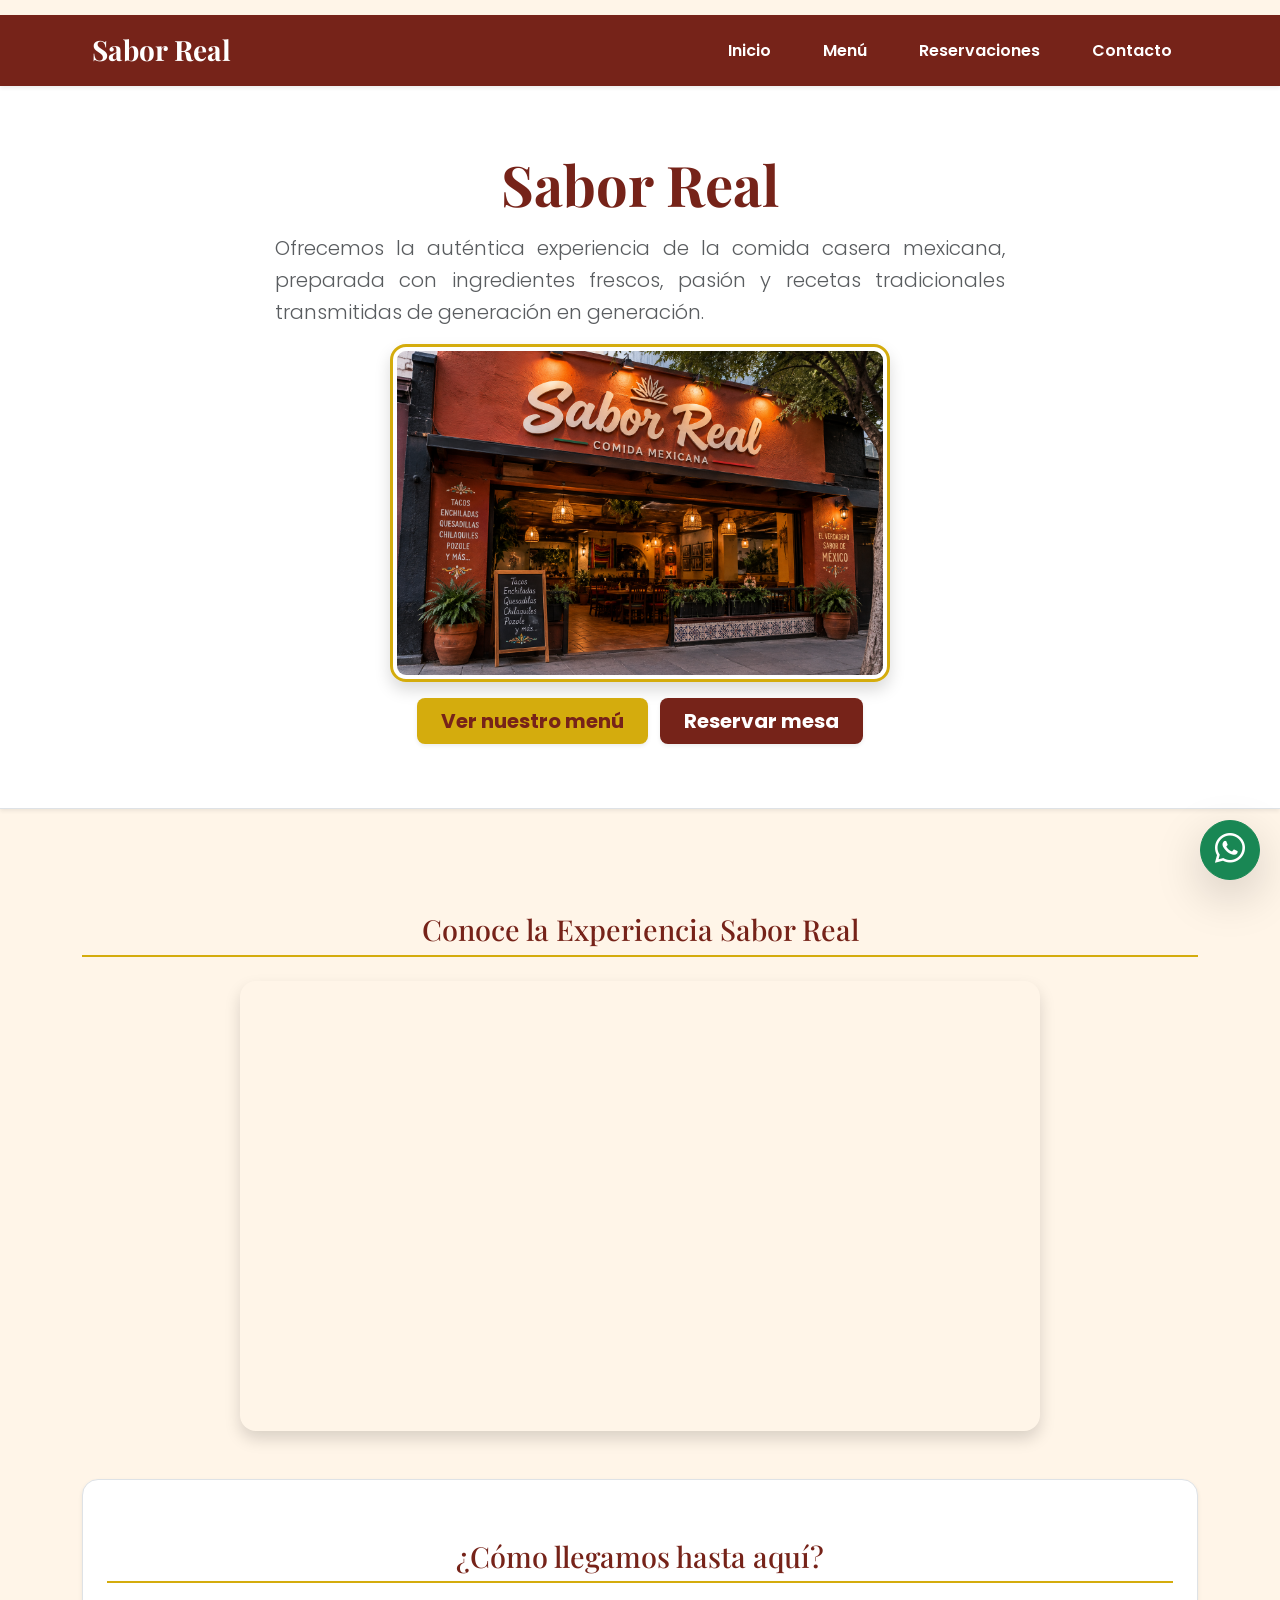
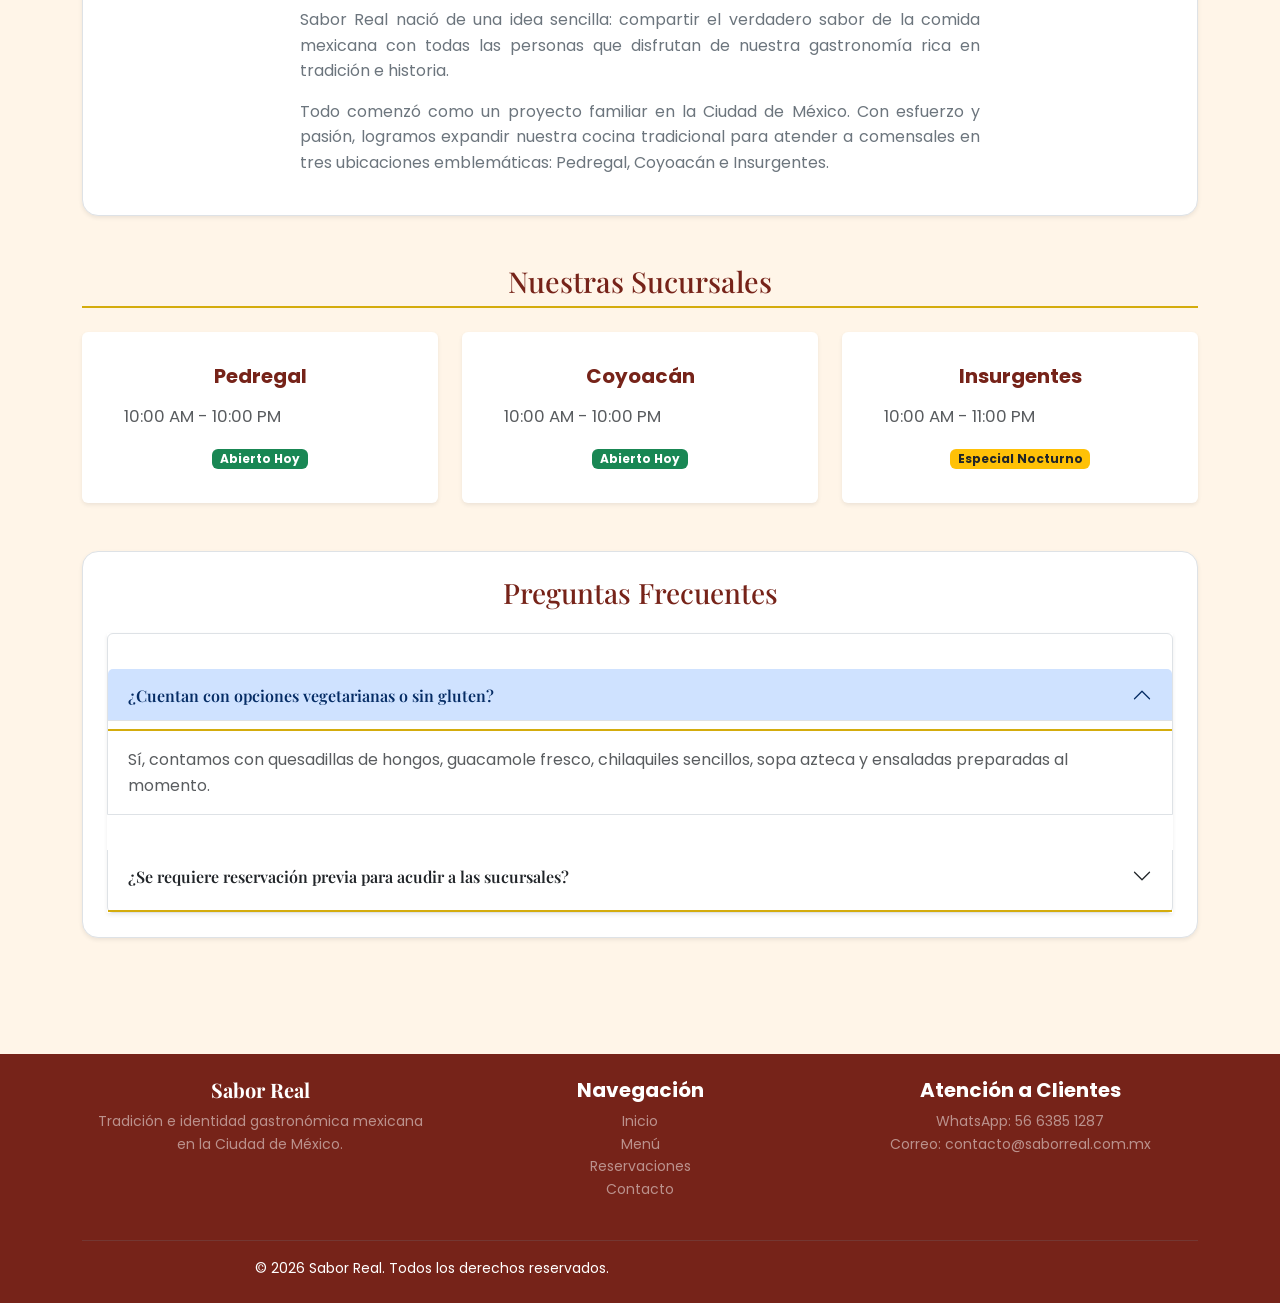
<file: index.html>
<!DOCTYPE html>
<html lang="es">
<head>
    <meta charset="UTF-8">
    <meta name="viewport" content="width=device-width, initial-scale=1.0">
    <title>Sabor Real | Comida Tradicional Mexicana en CDMX</title>
    <meta name="description" content="Disfruta del auténtico sabor casero mexicano en Sabor Real. Tacos, chilaquiles y pozole en nuestras sucursales Pedregal, Coyoacán e Insurgentes.">
    
    <link rel="preconnect" href="https://fonts.googleapis.com">
    <link rel="preconnect" href="https://fonts.gstatic.com" crossorigin>
    <link href="https://fonts.googleapis.com/css2?family=Playfair+Display:wght@700&family=Poppins:wght@400;600&display=swap" rel="stylesheet">
    
    <link href="https://cdn.jsdelivr.net/npm/bootstrap@5.3.3/dist/css/bootstrap.min.css" rel="stylesheet">
    <!-- Bootstrap Icons -->
    <link rel="stylesheet" href="https://cdn.jsdelivr.net/npm/bootstrap-icons@1.11.3/font/bootstrap-icons.min.css">
    <link rel="stylesheet" href="styles.css">
</head>
<body>

    <nav class="navbar navbar-expand-lg sticky-top shadow-sm" style="background-color: #762319;">
        <div class="container">
            <a class="navbar-brand text-white fw-bold fs-3" style="font-family: 'Playfair Display', serif;" href="index.html">Sabor Real</a>
            <button class="navbar-toggler text-white bg-light" type="button" data-bs-toggle="collapse" data-bs-target="#navbarNav">
                <span class="navbar-toggler-icon"></span>
            </button>
            <div class="collapse navbar-collapse" id="navbarNav">
                <ul class="navbar-nav ms-auto">
                    <li class="nav-item"><a class="nav-link text-white fw-semibold px-3 active" href="index.html">Inicio</a></li>
                    <li class="nav-item"><a class="nav-link text-white fw-semibold px-3" href="menu.html">Menú</a></li>
                    <li class="nav-item"><a class="nav-link text-white fw-semibold px-3" href="reservaciones.html">Reservaciones</a></li>
                    <li class="nav-item"><a class="nav-link text-white fw-semibold px-3" href="contacto.html">Contacto</a></li>
                </ul>
            </div>
        </div>
    </nav>

    <header class="text-center py-5 bg-white border-bottom shadow-sm">
        <div class="container py-3">
            <h1 class="display-4 fw-bold" style="color: #762319; font-family: 'Playfair Display', serif;">Sabor Real</h1>
            <p class="lead mx-auto text-muted fs-5" style="max-width: 750px;">
                Ofrecemos la auténtica experiencia de la comida casera mexicana, preparada con ingredientes frescos, pasión y recetas tradicionales transmitidas de generación en generación.
            </p>
            
            <img src="imagen.png" alt="Comida mexicana tradicional en Sabor Real" class="img-fluid rounded-4 shadow my-3" style="max-width: 500px; border: 3px solid #D4AC0D;">

            <div class="mt-3">
                <a href="menu.html" class="btn btn-warning btn-lg fw-bold px-4 py-2 me-2 shadow-sm" style="background-color: #D4AC0D; border: none; color: #762319;">Ver nuestro menú</a>
                <a href="reservaciones.html" class="btn btn-danger btn-lg fw-bold px-4 py-2 shadow-sm" style="background-color: #762319; border: none;">Reservar mesa</a>
            </div>
        </div>
    </header>

    <main class="container my-5">
        <!-- VIDEO PROMOCIONAL YOUTUBE -->
        <section class="mb-5 text-center">
            <h2 class="mb-3" style="color: #762319; font-family: 'Playfair Display', serif;">Conoce la Experiencia Sabor Real</h2>
            <div class="ratio ratio-16x9 rounded-4 shadow overflow-hidden mx-auto my-4" style="max-width: 800px;">
                <iframe 
                    src="https://www.youtube.com/embed/5nUP8xOIdXw" 
                    title="Gastronomía Tradicional Mexicana - Sabor Real" 
                    allow="accelerometer; autoplay; clipboard-write; encrypted-media; gyroscope; picture-in-picture" 
                    allowfullscreen>
                </iframe>
            </div>
        </section>

        <section class="mb-5 p-4 rounded-4 bg-white shadow-sm border">
            <h2 class="text-center mb-4" style="color: #762319; font-family: 'Playfair Display', serif;">¿Cómo llegamos hasta aquí?</h2>
            <p class="fs-6 text-secondary">Sabor Real nació de una idea sencilla: compartir el verdadero sabor de la comida mexicana con todas las personas que disfrutan de nuestra gastronomía rica en tradición e historia.</p>
            <p class="fs-6 text-secondary">Todo comenzó como un proyecto familiar en la Ciudad de México. Con esfuerzo y pasión, logramos expandir nuestra cocina tradicional para atender a comensales en tres ubicaciones emblemáticas: Pedregal, Coyoacán e Insurgentes.</p>
        </section>

        <section class="my-5">
            <h2 class="text-center mb-4" style="color: #762319; font-family: 'Playfair Display', serif;">Nuestras Sucursales</h2>
            <div class="row g-4">
                <div class="col-md-4">
                    <div class="card h-100 shadow-sm border-0 text-center p-3">
                        <div class="card-body">
                            <h5 class="card-title fw-bold" style="color: #762319;">Pedregal</h5>
                            <p class="card-text text-muted">10:00 AM - 10:00 PM</p>
                            <span class="badge bg-success">Abierto Hoy</span>
                        </div>
                    </div>
                </div>
                <div class="col-md-4">
                    <div class="card h-100 shadow-sm border-0 text-center p-3">
                        <div class="card-body">
                            <h5 class="card-title fw-bold" style="color: #762319;">Coyoacán</h5>
                            <p class="card-text text-muted">10:00 AM - 10:00 PM</p>
                            <span class="badge bg-success">Abierto Hoy</span>
                        </div>
                    </div>
                </div>
                <div class="col-md-4">
                    <div class="card h-100 shadow-sm border-0 text-center p-3">
                        <div class="card-body">
                            <h5 class="card-title fw-bold" style="color: #762319;">Insurgentes</h5>
                            <p class="card-text text-muted">10:00 AM - 11:00 PM</p>
                            <span class="badge bg-warning text-dark">Especial Nocturno</span>
                        </div>
                    </div>
                </div>
            </div>
        </section>

        <section class="my-5 p-4 bg-white rounded-4 shadow-sm border">
            <h3 class="text-center mb-4" style="color: #762319; font-family: 'Playfair Display', serif;">Preguntas Frecuentes</h3>
            <div class="accordion shadow-sm" id="accordionSaborReal">
                <div class="accordion-item">
                    <h2 class="accordion-header">
                        <button class="accordion-button fw-semibold" type="button" data-bs-toggle="collapse" data-bs-target="#faq1">
                            ¿Cuentan con opciones vegetarianas o sin gluten?
                        </button>
                    </h2>
                    <div id="faq1" class="accordion-collapse collapse show" data-bs-parent="#accordionSaborReal">
                        <div class="accordion-body text-muted">
                            Sí, contamos con quesadillas de hongos, guacamole fresco, chilaquiles sencillos, sopa azteca y ensaladas preparadas al momento.
                        </div>
                    </div>
                </div>
                <div class="accordion-item">
                    <h2 class="accordion-header">
                        <button class="accordion-button collapsed fw-semibold" type="button" data-bs-toggle="collapse" data-bs-target="#faq2">
                            ¿Se requiere reservación previa para acudir a las sucursales?
                        </button>
                    </h2>
                    <div id="faq2" class="accordion-collapse collapse" data-bs-parent="#accordionSaborReal">
                        <div class="accordion-body text-muted">
                            No es obligatorio, pero es altamente recomendable durante los fines de semana a través de nuestra sección de reservaciones online.
                        </div>
                    </div>
                </div>
            </div>
        </section>
    </main>

    <footer class="text-white py-4" style="background-color: #762319;">
        <div class="container">
            <div class="row g-4">
                <div class="col-md-4">
                    <h5 class="fw-bold" style="font-family: 'Playfair Display', serif;">Sabor Real</h5>
                    <p class="small text-white-50">Tradición e identidad gastronómica mexicana en la Ciudad de México.</p>
                </div>
                <div class="col-md-4">
                    <h5 class="fw-bold">Navegación</h5>
                    <ul class="list-unstyled small">
                        <li><a href="index.html" class="text-white-50 text-decoration-none">Inicio</a></li>
                        <li><a href="menu.html" class="text-white-50 text-decoration-none">Menú</a></li>
                        <li><a href="reservaciones.html" class="text-white-50 text-decoration-none">Reservaciones</a></li>
                        <li><a href="contacto.html" class="text-white-50 text-decoration-none">Contacto</a></li>
                    </ul>
                </div>
                <div class="col-md-4">
                    <h5 class="fw-bold">Atención a Clientes</h5>
                    <p class="small text-white-50 m-0">WhatsApp: 56 6385 1287</p>
                    <p class="small text-white-50">Correo: contacto@saborreal.com.mx</p>
                </div>
            </div>
            <hr class="border-secondary mt-4">
            <p class="text-center small m-0">&copy; 2026 Sabor Real. Todos los derechos reservados.</p>
        </div>
    </footer>

    <!-- BOTÓN FLOTANTE DE WHATSAPP CON TU NÚMERO -->
    <a href="https://wa.me/525663851287?text=%C2%A1Hola%20Sabor%20Real!%20Me%20gustar%C3%ADa%20pedir%20informes%20sobre%20el%20men%C3%BA%20del%20d%C3%ADa%2C%20hacer%20un%20pedido%20o%20consultar%20disponibilidad%20de%20mesa." 
       target="_blank" 
       class="btn btn-success rounded-circle shadow-lg d-flex align-items-center justify-content-center" 
       style="position: fixed; bottom: 20px; right: 20px; width: 60px; height: 60px; z-index: 1000; font-size: 30px;"
       title="Contáctanos por WhatsApp">
        <i class="bi bi-whatsapp"></i>
    </a>

    <script src="https://cdn.jsdelivr.net/npm/bootstrap@5.3.3/dist/js/bootstrap.bundle.min.js"></script>
</body>
</html>
</file>
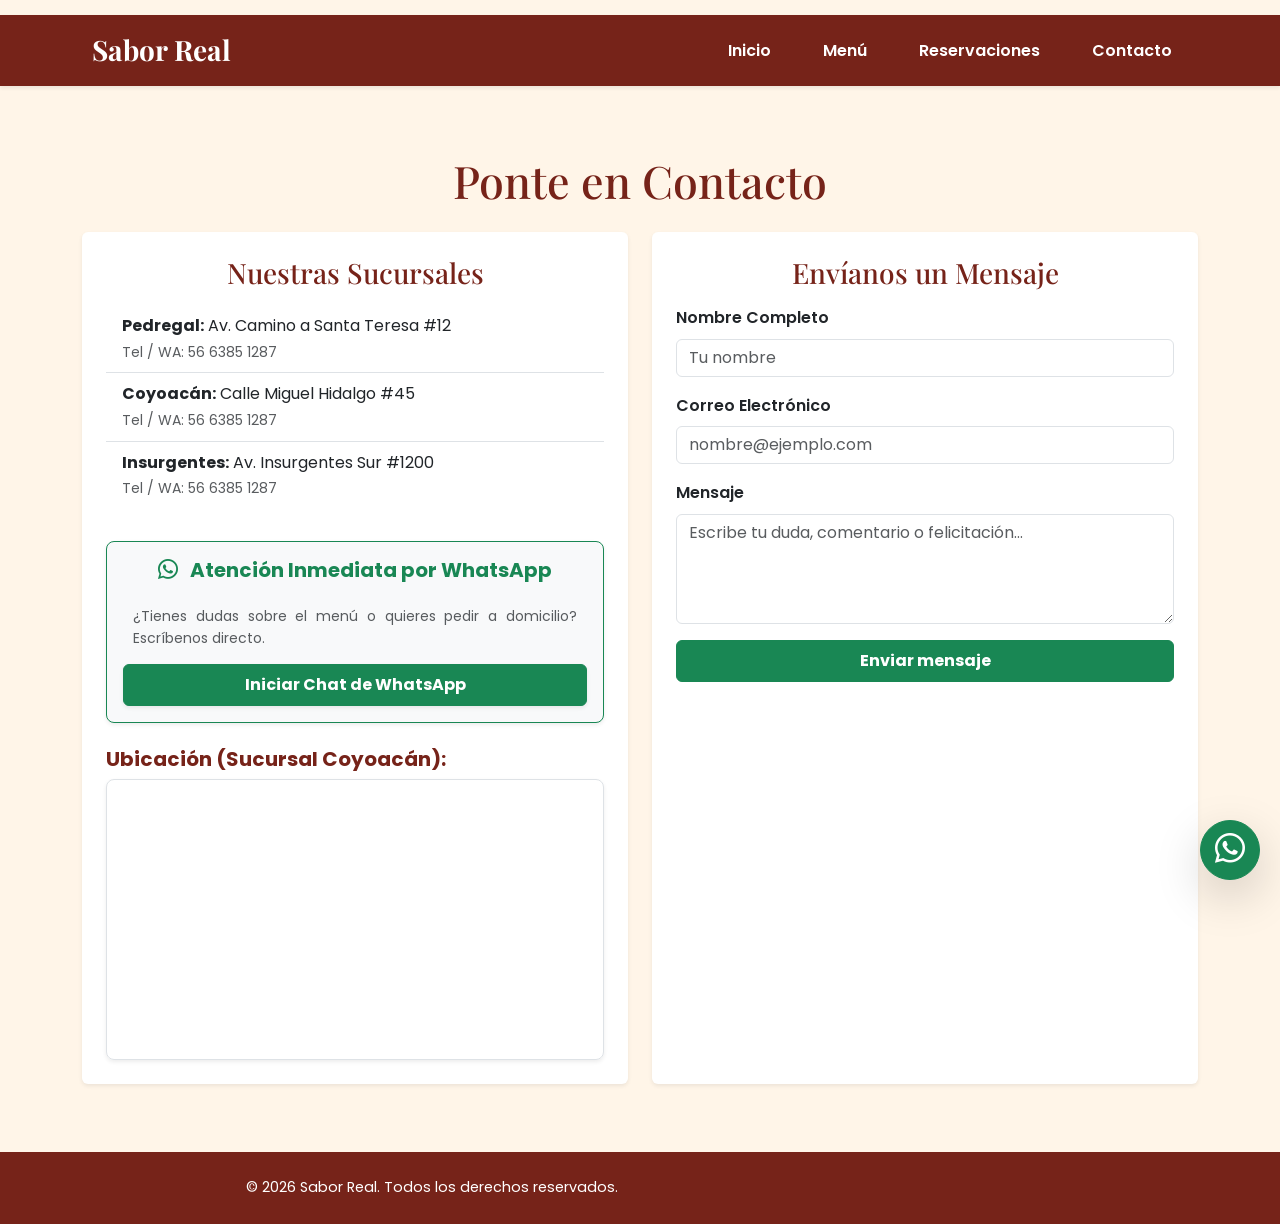
<file: contacto.html>
<!DOCTYPE html>
<html lang="es">
<head>
    <meta charset="UTF-8">
    <meta name="viewport" content="width=device-width, initial-scale=1.0">
    <title>Contacto y Sucursales | Restaurante Sabor Real</title>
    <meta name="description" content="Encuentra la ubicación, teléfonos y horarios de Sabor Real en Pedregal, Coyoacán e Insurgentes. Envíanos tus comentarios o dudas.">
    
    <link rel="preconnect" href="https://fonts.googleapis.com">
    <link rel="preconnect" href="https://fonts.gstatic.com" crossorigin>
    <link href="https://fonts.googleapis.com/css2?family=Playfair+Display:wght@700&family=Poppins:wght@400;600&display=swap" rel="stylesheet">
    
    <link href="https://cdn.jsdelivr.net/npm/bootstrap@5.3.3/dist/css/bootstrap.min.css" rel="stylesheet">
    <!-- Bootstrap Icons -->
    <link rel="stylesheet" href="https://cdn.jsdelivr.net/npm/bootstrap-icons@1.11.3/font/bootstrap-icons.min.css">
    <link rel="stylesheet" href="styles.css">
</head>
<body>

    <nav class="navbar navbar-expand-lg sticky-top shadow-sm" style="background-color: #762319;">
        <div class="container">
            <a class="navbar-brand text-white fw-bold fs-3" style="font-family: 'Playfair Display', serif;" href="index.html">Sabor Real</a>
            <button class="navbar-toggler text-white bg-light" type="button" data-bs-toggle="collapse" data-bs-target="#navbarNav">
                <span class="navbar-toggler-icon"></span>
            </button>
            <div class="collapse navbar-collapse" id="navbarNav">
                <ul class="navbar-nav ms-auto">
                    <li class="nav-item"><a class="nav-link text-white fw-semibold px-3" href="index.html">Inicio</a></li>
                    <li class="nav-item"><a class="nav-link text-white fw-semibold px-3" href="menu.html">Menú</a></li>
                    <li class="nav-item"><a class="nav-link text-white fw-semibold px-3" href="reservaciones.html">Reservaciones</a></li>
                    <li class="nav-item"><a class="nav-link text-white fw-semibold px-3 active" href="contacto.html">Contacto</a></li>
                </ul>
            </div>
        </div>
    </nav>

    <main class="container my-5">
        <h1 class="text-center mb-4" style="color: #762319; font-family: 'Playfair Display', serif;">Ponte en Contacto</h1>

        <div class="row g-4">
            <div class="col-md-6">
                <div class="card shadow-sm border-0 p-4 h-100">
                    <h3 class="mb-3" style="color: #762319;">Nuestras Sucursales</h3>
                    <ul class="list-group list-group-flush mb-3">
                        <li class="list-group-item"><strong>Pedregal:</strong> Av. Camino a Santa Teresa #12 <br><small class="text-muted">Tel / WA: 56 6385 1287</small></li>
                        <li class="list-group-item"><strong>Coyoacán:</strong> Calle Miguel Hidalgo #45 <br><small class="text-muted">Tel / WA: 56 6385 1287</small></li>
                        <li class="list-group-item"><strong>Insurgentes:</strong> Av. Insurgentes Sur #1200 <br><small class="text-muted">Tel / WA: 56 6385 1287</small></li>
                    </ul>

                    <!-- TARJETA DIRECTA WHATSAPP BUSINESS -->
                    <div class="card p-3 my-3 text-center border-success bg-light shadow-sm rounded-3">
                        <h5 class="fw-bold text-success"><i class="bi bi-whatsapp me-2"></i> Atención Inmediata por WhatsApp</h5>
                        <p class="small text-muted">¿Tienes dudas sobre el menú o quieres pedir a domicilio? Escríbenos directo.</p>
                        <a href="https://wa.me/525663851287?text=%C2%A1Hola%20Sabor%20Real!%20Me%20gustar%C3%ADa%20pedir%20informes%20sobre%20el%20men%C3%BA%20del%20d%C3%ADa%2C%20hacer%20un%20pedido%20o%20consultar%20disponibilidad%20de%20mesa." 
                           target="_blank" 
                           class="btn btn-success fw-bold py-2 shadow-sm">
                            Iniciar Chat de WhatsApp
                        </a>
                    </div>

                    <!-- MAPA GOOGLE MAPS -->
                    <h5 class="fw-bold mt-2" style="color: #762319;">Ubicación (Sucursal Coyoacán):</h5>
                    <div class="ratio ratio-16x9 rounded-3 shadow-sm border">
                        <iframe 
                            src="https://www.google.com/maps/embed?pb=!1m18!1m12!1m3!1d3764.789123!2d-99.163123!3d19.349123!2m3!1f0!2f0!3f0!3m2!1i1024!2i768!4f13.1!3m3!1m2!1s0x85ce0026db000000%3A0x123456789!2sCoyoac%C3%A1n%2C%20CDMX!5e0!3m2!1ses-419!2smx!4v1700000000000" 
                            style="border:0;" 
                            allowfullscreen="" 
                            loading="lazy" 
                            referrerpolicy="no-referrer-when-downgrade">
                        </iframe>
                    </div>
                </div>
            </div>

            <div class="col-md-6">
                <div class="card shadow-sm border-0 p-4 h-100">
                    <h3 class="mb-3" style="color: #762319;">Envíanos un Mensaje</h3>
                    
                    <!-- FORMULARIO CONECTADO A FORMSPREE -->
                    <form action="https://formspree.io/f/mvkkqlzl" method="POST">
                        
                        <!-- Copias ocultas para los demás integrantes del equipo -->
                        <input type="hidden" name="_cc" value="s.cabrera010@ebc.edu.mx,ai.romero002@ebc.edu.mx,m.quintana001@ebc.edu.mx">

                        <div class="mb-3">
                            <label for="nombre-contacto" class="form-label fw-semibold">Nombre Completo</label>
                            <input type="text" name="nombre" class="form-control" id="nombre-contacto" placeholder="Tu nombre" required>
                        </div>
                        <div class="mb-3">
                            <label for="email-contacto" class="form-label fw-semibold">Correo Electrónico</label>
                            <input type="email" name="email" class="form-control" id="email-contacto" placeholder="nombre@ejemplo.com" required>
                        </div>
                        <div class="mb-3">
                            <label for="mensaje" class="form-label fw-semibold">Mensaje</label>
                            <textarea name="mensaje" class="form-control" id="mensaje" rows="4" placeholder="Escribe tu duda, comentario o felicitación..." required></textarea>
                        </div>
                        <button type="submit" class="btn btn-success w-100 fw-bold py-2">Enviar mensaje</button>
                    </form>
                </div>
            </div>
        </div>
    </main>

    <footer class="text-white py-4" style="background-color: #762319;">
        <div class="container text-center">
            <p class="m-0">&copy; 2026 Sabor Real. Todos los derechos reservados.</p>
        </div>
    </footer>

    <!-- BOTÓN FLOTANTE DE WHATSAPP -->
    <a href="https://wa.me/525663851287?text=%C2%A1Hola%20Sabor%20Real!%20Me%20gustar%C3%ADa%20pedir%20informes%20sobre%20el%20men%C3%BA%20del%20d%C3%ADa%2C%20hacer%20un%20pedido%20o%20consultar%20disponibilidad%20de%20mesa." 
       target="_blank" 
       class="btn btn-success rounded-circle shadow-lg d-flex align-items-center justify-content-center" 
       style="position: fixed; bottom: 20px; right: 20px; width: 60px; height: 60px; z-index: 1000; font-size: 30px;"
       title="Contáctanos por WhatsApp">
        <i class="bi bi-whatsapp"></i>
    </a>

    <script src="https://cdn.jsdelivr.net/npm/bootstrap@5.3.3/dist/js/bootstrap.bundle.min.js"></script>
</body>
</html>
</file>
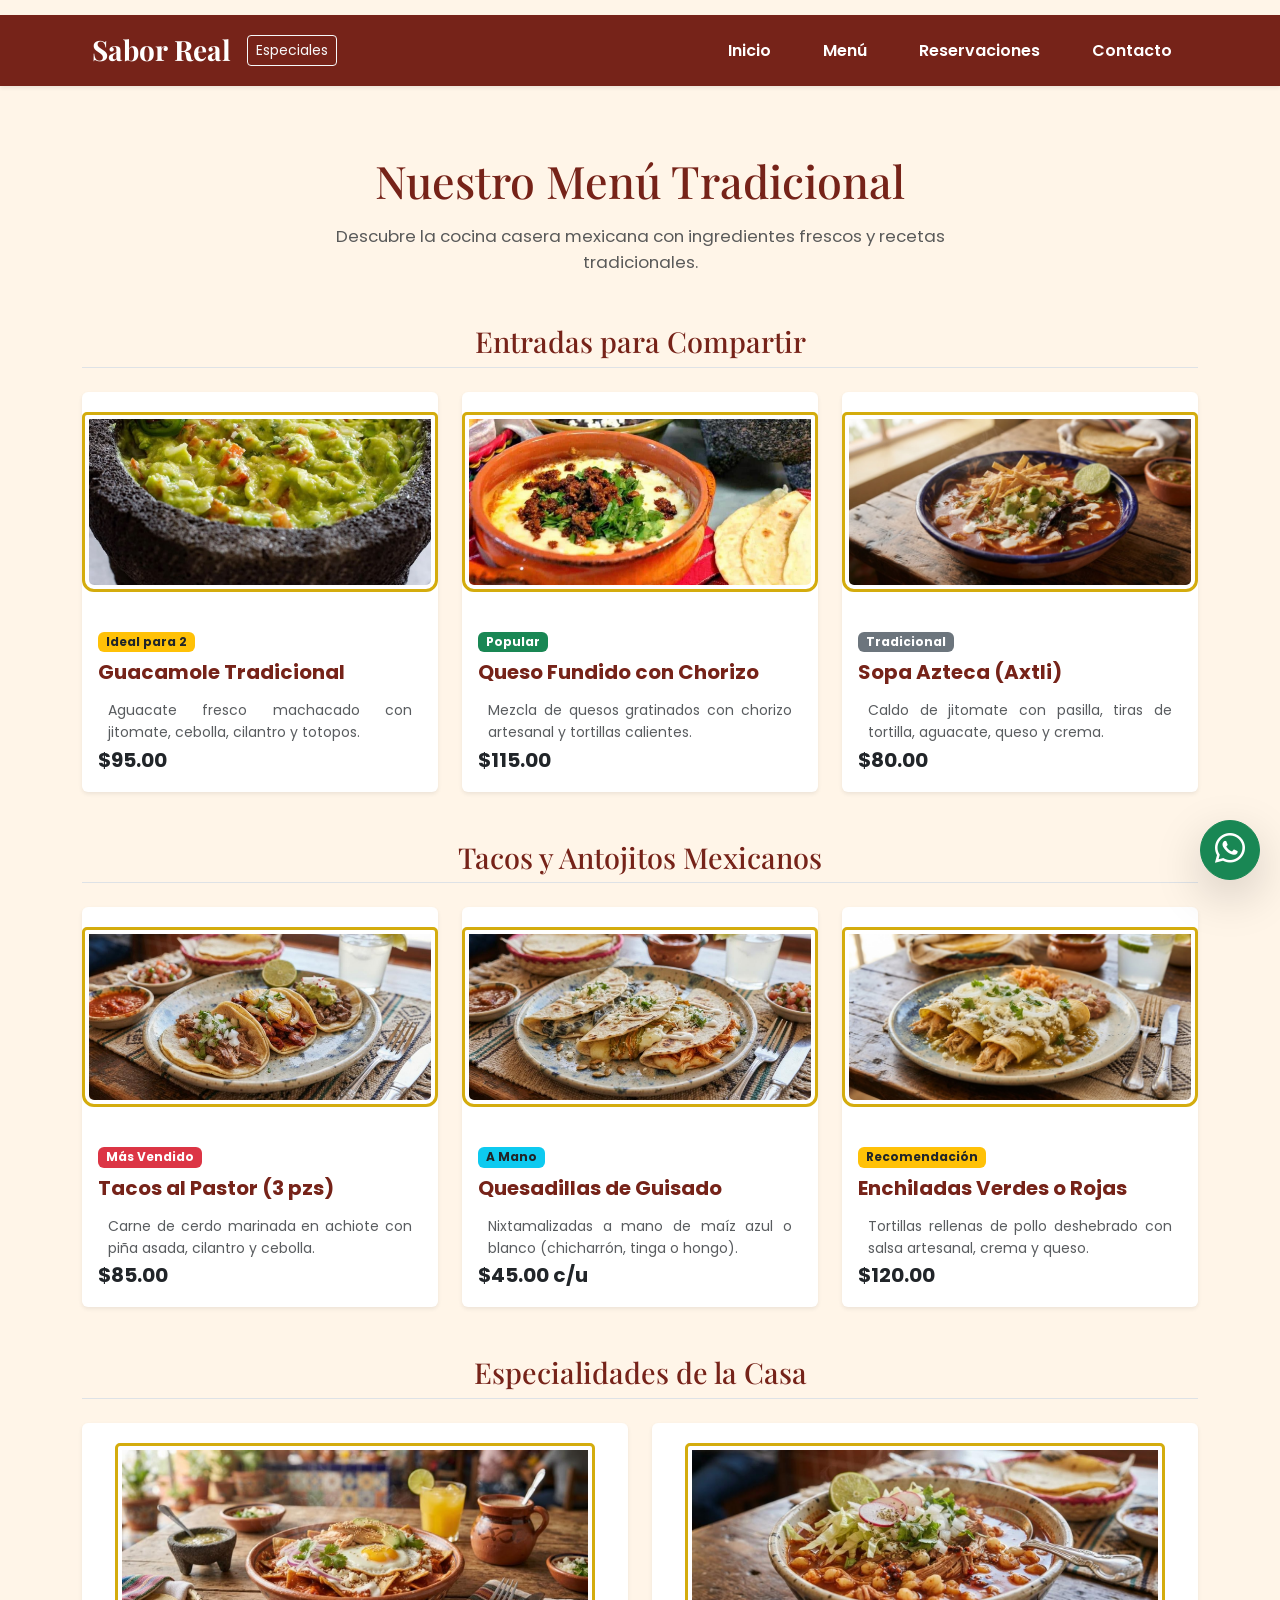
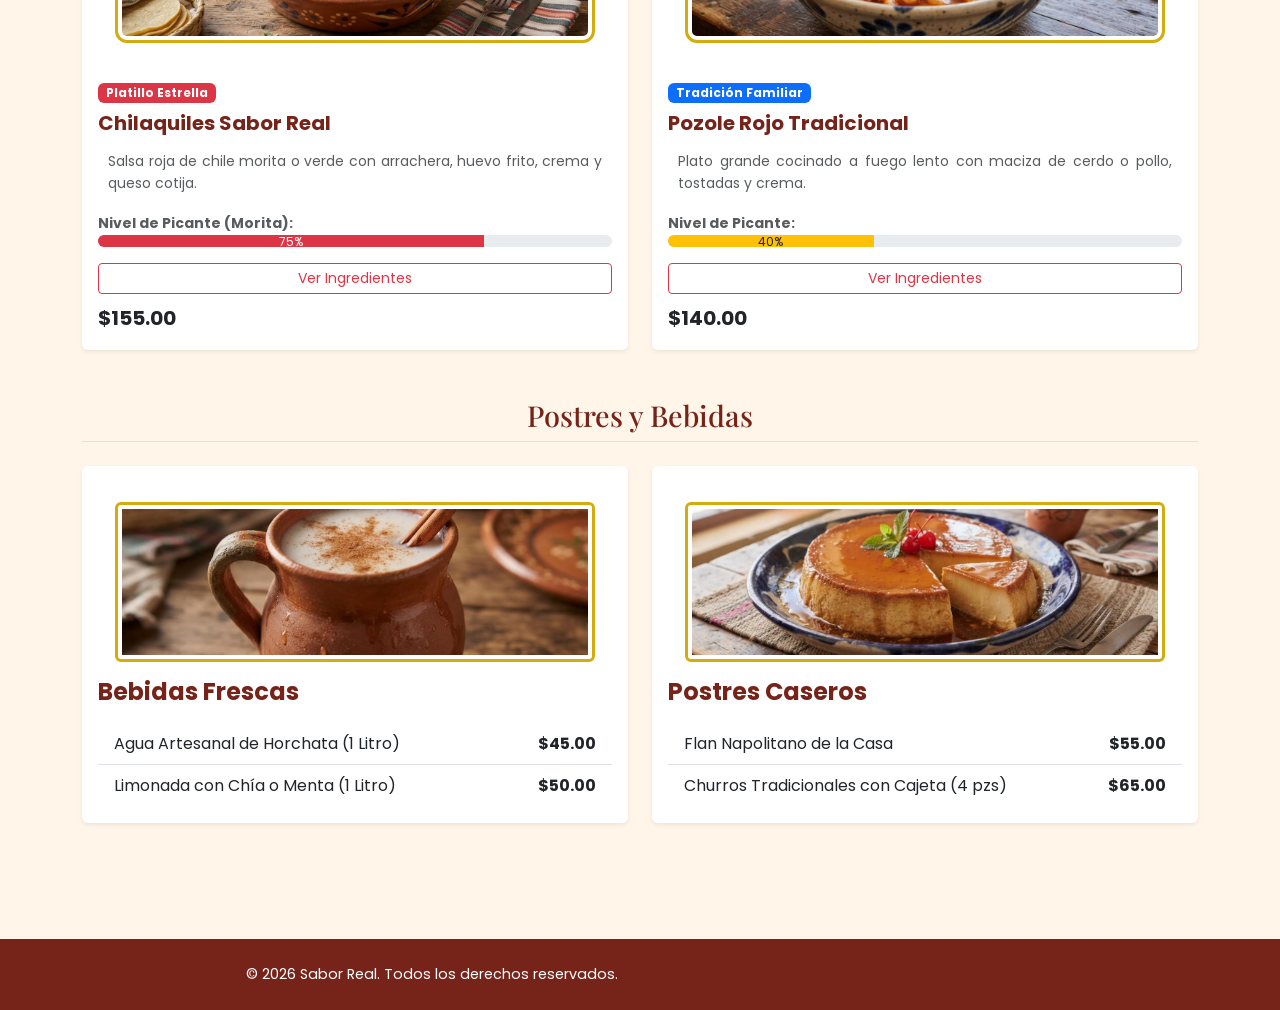
<file: menu.html>
<!DOCTYPE html>
<html lang="es">
<head>
    <meta charset="UTF-8">
    <meta name="viewport" content="width=device-width, initial-scale=1.0">
    <title>Menú Tradicional y Precios | Restaurante Sabor Real</title>
    <meta name="description" content="Explora nuestro menú de comida mexicana: antojitos, especialidades, enchiladas, postres caseros y bebidas tradicionales al mejor precio.">
    
    <link rel="preconnect" href="https://fonts.googleapis.com">
    <link rel="preconnect" href="https://fonts.gstatic.com" crossorigin>
    <link href="https://fonts.googleapis.com/css2?family=Playfair+Display:wght@700&family=Poppins:wght@400;600&display=swap" rel="stylesheet">
    
    <link href="https://cdn.jsdelivr.net/npm/bootstrap@5.3.3/dist/css/bootstrap.min.css" rel="stylesheet">
    <!-- Bootstrap Icons -->
    <link rel="stylesheet" href="https://cdn.jsdelivr.net/npm/bootstrap-icons@1.11.3/font/bootstrap-icons.min.css">
    <link rel="stylesheet" href="styles.css">
</head>
<body>

    <nav class="navbar navbar-expand-lg sticky-top shadow-sm" style="background-color: #762319;">
        <div class="container">
            <a class="navbar-brand text-white fw-bold fs-3" style="font-family: 'Playfair Display', serif;" href="index.html">Sabor Real</a>
            
            <div class="d-flex align-items-center">
                <button class="btn btn-outline-light me-2 btn-sm" type="button" data-bs-toggle="offcanvas" data-bs-target="#offcanvasMenu">
                    Especiales
                </button>
                <button class="navbar-toggler text-white bg-light" type="button" data-bs-toggle="collapse" data-bs-target="#navbarNav">
                    <span class="navbar-toggler-icon"></span>
                </button>
            </div>

            <div class="collapse navbar-collapse" id="navbarNav">
                <ul class="navbar-nav ms-auto">
                    <li class="nav-item"><a class="nav-link text-white fw-semibold px-3" href="index.html">Inicio</a></li>
                    <li class="nav-item"><a class="nav-link text-white fw-semibold px-3 active" href="menu.html">Menú</a></li>
                    <li class="nav-item"><a class="nav-link text-white fw-semibold px-3" href="reservaciones.html">Reservaciones</a></li>
                    <li class="nav-item"><a class="nav-link text-white fw-semibold px-3" href="contacto.html">Contacto</a></li>
                </ul>
            </div>
        </div>
    </nav>

    <div class="offcanvas offcanvas-end" tabindex="-1" id="offcanvasMenu">
        <div class="offcanvas-header" style="background-color: #762319; color: white;">
            <h5 class="offcanvas-title fw-bold">Especiales del Mes</h5>
            <button type="button" class="btn-close btn-close-white" data-bs-dismiss="offcanvas"></button>
        </div>
        <div class="offcanvas-body">
            <p class="text-muted">¡Aprovecha nuestras promociones activas en sucursal!</p>
            <div class="alert alert-warning">
                <strong>2x1 en Aguas Frescas</strong> de lunes a miércoles de 1:00 PM a 4:00 PM.
            </div>
            <hr>
            <h6>Recomendación del Chef:</h6>
            <p>Prueba nuestro <strong>Pozole Rojo Tradicional</strong> acompañado de tostadas artesanales.</p>
        </div>
    </div>

    <main class="container my-5">
        <h1 class="text-center mb-2" style="color: #762319; font-family: 'Playfair Display', serif;">Nuestro Menú Tradicional</h1>
        <p class="text-center text-muted mb-5">Descubre la cocina casera mexicana con ingredientes frescos y recetas tradicionales.</p>

        <section class="mb-5">
            <h2 class="mb-4 border-bottom pb-2" style="color: #762319; font-family: 'Playfair Display', serif;">Entradas para Compartir</h2>
            <div class="row g-4">
                <div class="col-md-4">
                    <div class="card h-100 shadow-sm border-0 overflow-hidden">
                        <img src="guacamole.jpeg" class="card-img-top" alt="Guacamole" style="height: 180px; object-fit: cover;">
                        <div class="card-body d-flex flex-column justify-content-between">
                            <div>
                                <span class="badge bg-warning text-dark mb-2">Ideal para 2</span>
                                <h5 class="card-title fw-bold" style="color: #762319;">Guacamole Tradicional</h5>
                                <p class="card-text text-muted small">Aguacate fresco machacado con jitomate, cebolla, cilantro y totopos.</p>
                            </div>
                            <span class="fw-bold fs-5 text-dark">$95.00</span>
                        </div>
                    </div>
                </div>
                <div class="col-md-4">
                    <div class="card h-100 shadow-sm border-0 overflow-hidden">
                        <img src="Queso.jpeg" class="card-img-top" alt="Queso Fundido" style="height: 180px; object-fit: cover;">
                        <div class="card-body d-flex flex-column justify-content-between">
                            <div>
                                <span class="badge bg-success mb-2">Popular</span>
                                <h5 class="card-title fw-bold" style="color: #762319;">Queso Fundido con Chorizo</h5>
                                <p class="card-text text-muted small">Mezcla de quesos gratinados con chorizo artesanal y tortillas calientes.</p>
                            </div>
                            <span class="fw-bold fs-5 text-dark">$115.00</span>
                        </div>
                    </div>
                </div>
                <div class="col-md-4">
                    <div class="card h-100 shadow-sm border-0 overflow-hidden">
                        <img src="sopa.jpeg" class="card-img-top" alt="Sopa Azteca" style="height: 180px; object-fit: cover;">
                        <div class="card-body d-flex flex-column justify-content-between">
                            <div>
                                <span class="badge bg-secondary mb-2">Tradicional</span>
                                <h5 class="card-title fw-bold" style="color: #762319;">Sopa Azteca (Axtli)</h5>
                                <p class="card-text text-muted small">Caldo de jitomate con pasilla, tiras de tortilla, aguacate, queso y crema.</p>
                            </div>
                            <span class="fw-bold fs-5 text-dark">$80.00</span>
                        </div>
                    </div>
                </div>
            </div>
        </section>

        <section class="mb-5">
            <h2 class="mb-4 border-bottom pb-2" style="color: #762319; font-family: 'Playfair Display', serif;">Tacos y Antojitos Mexicanos</h2>
            <div class="row g-4">
                <div class="col-md-4">
                    <div class="card h-100 shadow-sm border-0 overflow-hidden">
                        <img src="tacos.jpeg" class="card-img-top" alt="Tacos al Pastor" style="height: 180px; object-fit: cover;">
                        <div class="card-body d-flex flex-column justify-content-between">
                            <div>
                                <span class="badge bg-danger mb-2">Más Vendido</span>
                                <h5 class="card-title fw-bold" style="color: #762319;">Tacos al Pastor (3 pzs)</h5>
                                <p class="card-text text-muted small">Carne de cerdo marinada en achiote con piña asada, cilantro y cebolla.</p>
                            </div>
                            <span class="fw-bold fs-5 text-dark">$85.00</span>
                        </div>
                    </div>
                </div>
                <div class="col-md-4">
                    <div class="card h-100 shadow-sm border-0 overflow-hidden">
                        <img src="quesadillas.jpeg" class="card-img-top" alt="Quesadillas" style="height: 180px; object-fit: cover;">
                        <div class="card-body d-flex flex-column justify-content-between">
                            <div>
                                <span class="badge bg-info text-dark mb-2">A Mano</span>
                                <h5 class="card-title fw-bold" style="color: #762319;">Quesadillas de Guisado</h5>
                                <p class="card-text text-muted small">Nixtamalizadas a mano de maíz azul o blanco (chicharrón, tinga o hongo).</p>
                            </div>
                            <span class="fw-bold fs-5 text-dark">$45.00 c/u</span>
                        </div>
                    </div>
                </div>
                <div class="col-md-4">
                    <div class="card h-100 shadow-sm border-0 overflow-hidden">
                        <img src="enchiladas.jpeg" class="card-img-top" alt="Enchiladas Verdes" style="height: 180px; object-fit: cover;">
                        <div class="card-body d-flex flex-column justify-content-between">
                            <div>
                                <span class="badge bg-warning text-dark mb-2">Recomendación</span>
                                <h5 class="card-title fw-bold" style="color: #762319;">Enchiladas Verdes o Rojas</h5>
                                <p class="card-text text-muted small">Tortillas rellenas de pollo deshebrado con salsa artesanal, crema y queso.</p>
                            </div>
                            <span class="fw-bold fs-5 text-dark">$120.00</span>
                        </div>
                    </div>
                </div>
            </div>
        </section>

        <section class="mb-5">
            <h2 class="mb-4 border-bottom pb-2" style="color: #762319; font-family: 'Playfair Display', serif;">Especialidades de la Casa</h2>
            <div class="row g-4">
                <div class="col-md-6">
                    <div class="card h-100 shadow-sm border-0 overflow-hidden">
                        <img src="chilaquiles.jpeg" class="card-img-top" alt="Chilaquiles" style="height: 200px; object-fit: cover;">
                        <div class="card-body">
                            <span class="badge bg-danger mb-2">Platillo Estrella</span>
                            <h5 class="card-title fw-bold" style="color: #762319;">Chilaquiles Sabor Real</h5>
                            <p class="card-text text-muted small">Salsa roja de chile morita o verde con arrachera, huevo frito, crema y queso cotija.</p>
                            
                            <div class="my-2">
                                <small class="text-muted fw-bold">Nivel de Picante (Morita):</small>
                                <div class="progress" style="height: 12px;">
                                    <div class="progress-bar bg-danger" role="progressbar" style="width: 75%;">75%</div>
                                </div>
                            </div>

                            <button type="button" class="btn btn-outline-danger btn-sm mt-2 w-100" data-bs-toggle="modal" data-bs-target="#modalChilaquiles">
                                Ver Ingredientes
                            </button>
                            <div class="mt-2 fw-bold fs-5 text-dark">$155.00</div>
                        </div>
                    </div>
                </div>

                <div class="col-md-6">
                    <div class="card h-100 shadow-sm border-0 overflow-hidden">
                        <img src="pozole.jpeg" class="card-img-top" alt="Pozole Rojo" style="height: 200px; object-fit: cover;">
                        <div class="card-body">
                            <span class="badge bg-primary mb-2">Tradición Familiar</span>
                            <h5 class="card-title fw-bold" style="color: #762319;">Pozole Rojo Tradicional</h5>
                            <p class="card-text text-muted small">Plato grande cocinado a fuego lento con maciza de cerdo o pollo, tostadas y crema.</p>
                            
                            <div class="my-2">
                                <small class="text-muted fw-bold">Nivel de Picante:</small>
                                <div class="progress" style="height: 12px;">
                                    <div class="progress-bar bg-warning text-dark" role="progressbar" style="width: 40%;">40%</div>
                                </div>
                            </div>

                            <button type="button" class="btn btn-outline-danger btn-sm mt-2 w-100" data-bs-toggle="modal" data-bs-target="#modalPozole">
                                Ver Ingredientes
                            </button>
                            <div class="mt-2 fw-bold fs-5 text-dark">$140.00</div>
                        </div>
                    </div>
                </div>
            </div>
        </section>

        <section class="mb-5">
            <h2 class="mb-4 border-bottom pb-2" style="color: #762319; font-family: 'Playfair Display', serif;">Postres y Bebidas</h2>
            <div class="row g-4">
                <div class="col-md-6">
                    <div class="card h-100 shadow-sm border-0 p-3 overflow-hidden">
                        <img src="aguahorchata.jpeg" class="card-img-top rounded mb-3" alt="Agua de Horchata" style="height: 160px; object-fit: cover;">
                        <h4 class="fw-bold mb-3" style="color: #762319;">Bebidas Frescas</h4>
                        <ul class="list-group list-group-flush">
                            <li class="list-group-item d-flex justify-content-between align-items-center">
                                Agua Artesanal de Horchata (1 Litro)
                                <span class="fw-bold text-dark">$45.00</span>
                            </li>
                            <li class="list-group-item d-flex justify-content-between align-items-center">
                                Limonada con Chía o Menta (1 Litro)
                                <span class="fw-bold text-dark">$50.00</span>
                            </li>
                        </ul>
                    </div>
                </div>
                <div class="col-md-6">
                    <div class="card h-100 shadow-sm border-0 p-3 overflow-hidden">
                        <img src="flan.jpeg" class="card-img-top rounded mb-3" alt="Flan Napolitano" style="height: 160px; object-fit: cover;">
                        <h4 class="fw-bold mb-3" style="color: #762319;">Postres Caseros</h4>
                        <ul class="list-group list-group-flush">
                            <li class="list-group-item d-flex justify-content-between align-items-center">
                                Flan Napolitano de la Casa
                                <span class="fw-bold text-dark">$55.00</span>
                            </li>
                            <li class="list-group-item d-flex justify-content-between align-items-center">
                                Churros Tradicionales con Cajeta (4 pzs)
                                <span class="fw-bold text-dark">$65.00</span>
                            </li>
                        </ul>
                    </div>
                </div>
            </div>
        </section>
    </main>

    <div class="modal fade" id="modalChilaquiles" tabindex="-1">
        <div class="modal-dialog">
            <div class="modal-content">
                <div class="modal-header" style="background-color: #762319; color: white;">
                    <h5 class="modal-title">Detalle: Chilaquiles Sabor Real</h5>
                    <button type="button" class="btn-close btn-close-white" data-bs-dismiss="modal"></button>
                </div>
                <div class="modal-body">
                    <p><strong>Ingredientes principales:</strong> Totopos de maíz azul nixtamalizado, salsa de chile morita tostado, 120g de arrachera de res a la parrilla, huevo estrellado u orgánico, crema de rancho y queso cotija añejado.</p>
                </div>
            </div>
        </div>
    </div>

    <div class="modal fade" id="modalPozole" tabindex="-1">
        <div class="modal-dialog">
            <div class="modal-content">
                <div class="modal-header" style="background-color: #762319; color: white;">
                    <h5 class="modal-title">Detalle: Pozole Rojo Tradicional</h5>
                    <button type="button" class="btn-close btn-close-white" data-bs-dismiss="modal"></button>
                </div>
                <div class="modal-body">
                    <p><strong>Ingredientes principales:</strong> Maíz cacahuazintle descabezado, caldo con chile ancho y guajillo, maciza de cerdo o pechuga de pollo. Se sirve acompañado de tostadas doradas, crema fresca, lechuga, rábanos y orégano.</p>
                </div>
            </div>
        </div>
    </div>

    <footer class="text-white py-4" style="background-color: #762319;">
        <div class="container text-center">
            <p class="m-0">&copy; 2026 Sabor Real. Todos los derechos reservados.</p>
        </div>
    </footer>

    <!-- BOTÓN FLOTANTE DE WHATSAPP CON TU NÚMERO -->
    <a href="https://wa.me/525663851287?text=%C2%A1Hola%20Sabor%20Real!%20Me%20gustar%C3%ADa%20pedir%20informes%20sobre%20el%20men%C3%BA%20del%20d%C3%ADa%2C%20hacer%20un%20pedido%20o%20consultar%20disponibilidad%20de%20mesa." 
       target="_blank" 
       class="btn btn-success rounded-circle shadow-lg d-flex align-items-center justify-content-center" 
       style="position: fixed; bottom: 20px; right: 20px; width: 60px; height: 60px; z-index: 1000; font-size: 30px;"
       title="Contáctanos por WhatsApp">
        <i class="bi bi-whatsapp"></i>
    </a>

    <script src="https://cdn.jsdelivr.net/npm/bootstrap@5.3.3/dist/js/bootstrap.bundle.min.js"></script>
</body>
</html>
</file>
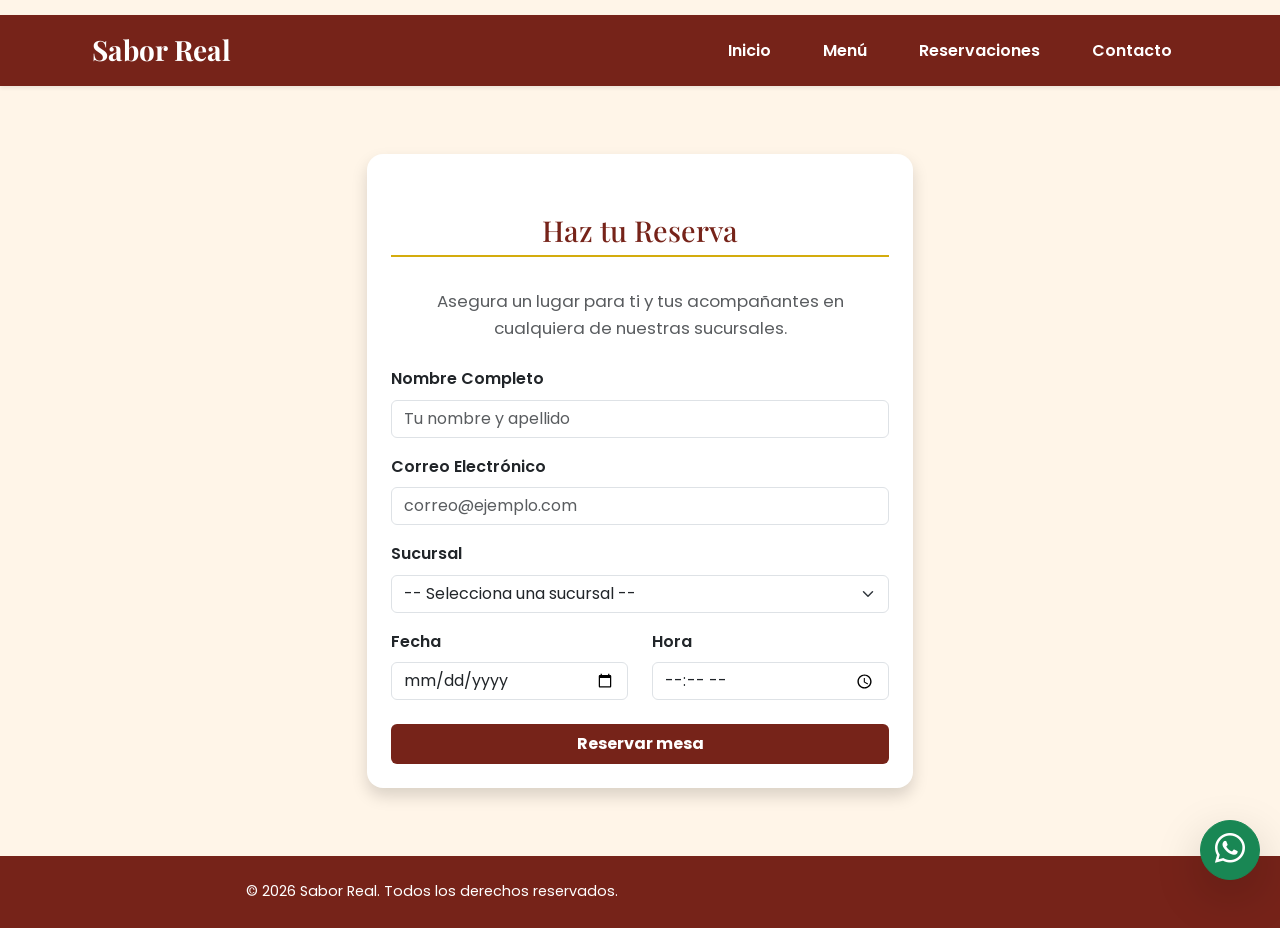
<file: reservaciones.html>
<!DOCTYPE html>
<html lang="es">
<head>
    <meta charset="UTF-8">
    <meta name="viewport" content="width=device-width, initial-scale=1.0">
    <title>Reserva tu Mesa Online | Sabor Real CDMX</title>
    <meta name="description" content="Asegura tu lugar en Sabor Real. Reserva en línea en nuestras sucursales Pedregal, Coyoacán o Insurgentes para tus comidas y eventos.">
    
    <link rel="preconnect" href="https://fonts.googleapis.com">
    <link rel="preconnect" href="https://fonts.gstatic.com" crossorigin>
    <link href="https://fonts.googleapis.com/css2?family=Playfair+Display:wght@700&family=Poppins:wght@400;600&display=swap" rel="stylesheet">
    
    <link href="https://cdn.jsdelivr.net/npm/bootstrap@5.3.3/dist/css/bootstrap.min.css" rel="stylesheet">
    <!-- Bootstrap Icons -->
    <link rel="stylesheet" href="https://cdn.jsdelivr.net/npm/bootstrap-icons@1.11.3/font/bootstrap-icons.min.css">
    <link rel="stylesheet" href="styles.css">
</head>
<body>

    <nav class="navbar navbar-expand-lg sticky-top shadow-sm" style="background-color: #762319;">
        <div class="container">
            <a class="navbar-brand text-white fw-bold fs-3" style="font-family: 'Playfair Display', serif;" href="index.html">Sabor Real</a>
            <button class="navbar-toggler text-white bg-light" type="button" data-bs-toggle="collapse" data-bs-target="#navbarNav">
                <span class="navbar-toggler-icon"></span>
            </button>
            <div class="collapse navbar-collapse" id="navbarNav">
                <ul class="navbar-nav ms-auto">
                    <li class="nav-item"><a class="nav-link text-white fw-semibold px-3" href="index.html">Inicio</a></li>
                    <li class="nav-item"><a class="nav-link text-white fw-semibold px-3" href="menu.html">Menú</a></li>
                    <li class="nav-item"><a class="nav-link text-white fw-semibold px-3 active" href="reservaciones.html">Reservaciones</a></li>
                    <li class="nav-item"><a class="nav-link text-white fw-semibold px-3" href="contacto.html">Contacto</a></li>
                </ul>
            </div>
        </div>
    </nav>

    <main class="container my-5">
        <div class="row justify-content-center">
            <div class="col-md-8 col-lg-6">
                <div class="card shadow border-0 p-4 rounded-4">
                    <h2 class="text-center mb-3" style="color: #762319; font-family: 'Playfair Display', serif;">Haz tu Reserva</h2>
                    <p class="text-center text-muted mb-4">Asegura un lugar para ti y tus acompañantes en cualquiera de nuestras sucursales.</p>

                    <form id="form-reserva">
                        <div class="mb-3">
                            <label for="nombre" class="form-label fw-semibold">Nombre Completo</label>
                            <input type="text" class="form-control" id="nombre" placeholder="Tu nombre y apellido" required>
                        </div>
                        <div class="mb-3">
                            <label for="email" class="form-label fw-semibold">Correo Electrónico</label>
                            <input type="email" class="form-control" id="email" placeholder="correo@ejemplo.com" required>
                        </div>
                        <div class="mb-3">
                            <label for="sucursal" class="form-label fw-semibold">Sucursal</label>
                            <select class="form-select" id="sucursal" required>
                                <option value="">-- Selecciona una sucursal --</option>
                                <option value="Pedregal">Pedregal</option>
                                <option value="Coyoacán">Coyoacán</option>
                                <option value="Insurgentes">Insurgentes</option>
                            </select>
                        </div>
                        
                        <div class="row">
                            <div class="col-md-6 mb-3">
                                <label for="fecha" class="form-label fw-semibold">Fecha</label>
                                <input type="date" class="form-control" id="fecha" required>
                            </div>
                            <div class="col-md-6 mb-3">
                                <label for="hora" class="form-label fw-semibold">Hora</label>
                                <input type="time" class="form-control" id="hora" required>
                            </div>
                        </div>

                        <button type="submit" class="btn btn-primary w-100 fw-bold py-2 mt-2" style="background-color: #762319; border: none;">Reservar mesa</button>
                    </form>
                </div>
            </div>
        </div>
    </main>

    <footer class="text-white py-4" style="background-color: #762319;">
        <div class="container text-center">
            <p class="m-0">&copy; 2026 Sabor Real. Todos los derechos reservados.</p>
        </div>
    </footer>

    <!-- BOTÓN FLOTANTE DE WHATSAPP CON TU NÚMERO -->
    <a href="https://wa.me/525663851287?text=%C2%A1Hola%20Sabor%20Real!%20Me%20gustar%C3%ADa%20pedir%20informes%20sobre%20el%20men%C3%BA%20del%20d%C3%ADa%2C%20hacer%20un%20pedido%20o%20consultar%20disponibilidad%20de%20mesa." 
       target="_blank" 
       class="btn btn-success rounded-circle shadow-lg d-flex align-items-center justify-content-center" 
       style="position: fixed; bottom: 20px; right: 20px; width: 60px; height: 60px; z-index: 1000; font-size: 30px;"
       title="Contáctanos por WhatsApp">
        <i class="bi bi-whatsapp"></i>
    </a>

    <script>
        document.addEventListener('DOMContentLoaded', function() {
            const formReserva = document.getElementById('form-reserva');
            
            formReserva.addEventListener('submit', function(e) {
                e.preventDefault();
                
                const nombre = document.getElementById('nombre').value;
                const sucursal = document.getElementById('sucursal').value;
                const fecha = document.getElementById('fecha').value;
                const hora = document.getElementById('hora').value;
                
                alert('¡Reserva Confirmada en Sabor Real!\n\nEstimado/a ' + nombre + ',\ntu mesa en la sucursal ' + sucursal + ' ha sido reservada con éxito para el día ' + fecha + ' a las ' + hora + ' hrs.\n\n¡Te esperamos!');
                
                formReserva.reset();
            });
        });
    </script>
    <script src="https://cdn.jsdelivr.net/npm/bootstrap@5.3.3/dist/js/bootstrap.bundle.min.js"></script>
</body>
</html>
</file>
<file: styles.css>
/* --- CONFIGURACIÓN GENERAL Y FUENTES --- */
body {
    font-family: 'Poppins', sans-serif;
    background-color: #FFF5E8;
    color: #762319;
    margin: 0;
    padding: 0;
    line-height: 1.6;
}

/* --- JERARQUÍA Y ESTILOS DE TÍTULOS --- */
h1, h2, h3 {
    font-family: 'Playfair Display', serif;
    color: #762319;
    text-align: center;
}

h1 {
    font-size: 2.8rem;
    margin-bottom: 10px;
}

h2 {
    font-size: 1.8rem;      
    border-bottom: 2px solid #D4AC0D;
    padding-bottom: 8px;
    margin-top: 35px;
    margin-bottom: 20px;
}

/* --- ESTILOS DEL HEADER (ENCABEZADO) --- */
header {
    background-color: #FFFFFF;
    padding: 35px 20px;
    margin-bottom: 25px;
    border-bottom: 4px solid #762319;
    text-align: center;
}

/* --- ESTILOS DE TEXTO Y PÁRRAFOS --- */
p {
    font-size: 1.05rem;
    max-width: 700px;
    margin: 15px auto;
    text-align: justify;
    padding: 0 10px;
}

.intro {
    text-align: center;
    font-weight: 600;
}

/* --- ESTILOS DE IMAGEN --- */
img {
    width: 100%;
    max-width: 480px;
    height: auto;
    border-radius: 12px;
    border: 3px solid #D4AC0D;
    display: block;
    margin: 20px auto;
    padding: 4px;
}

/* --- CONTENEDOR PRINCIPAL --- */
main {
    max-width: 800px;
    margin: 0 auto;
    padding: 20px;
}

/* --- ESTILOS DE LA LISTA DE MENÚ --- */
ol {
    max-width: 350px;
    margin: 20px auto;
    padding-top: 15px;
    padding-bottom: 15px;
    padding-left: 45px;
    padding-right: 20px;
    background-color: #FFFFFF;
    border-radius: 8px;
    border-left: 5px solid #762319;
}

ol li {
    padding: 6px 0;
    font-weight: 600;
}

/* --- ESTILOS DE LA TABLA --- */
table {
    margin: 25px auto;
    border-collapse: collapse;
    width: 100%;
    max-width: 600px;
    background-color: #FFFFFF;
    border-radius: 8px;
    overflow: hidden;
    box-shadow: 0 2px 5px rgba(0,0,0,0.05);
}

th, td {
    border: 1px solid #E0E0E0;
    padding: 12px 15px;
    text-align: center;
}

th {
    background-color: #762319;
    color: #FFFFFF;
    font-family: 'Playfair Display', serif;
}

tr:nth-child(even) {
    background-color: #FAF8F5;
}

/* --- PIE DE PÁGINA --- */
footer {
    text-align: center;
    padding: 20px;
    background-color: #762319;
    color: #FFFFFF;
    margin-top: 40px;
}

footer p {
    text-align: center;
    margin: 0;
    font-size: 0.9rem;
}
/* --- MENÚ DE NAVEGACIÓN --- */
nav {
    margin-top: 15px;
}

nav a {
    color: #762319;
    text-decoration: none;
    font-weight: 600;
    margin: 0 10px;
}

nav a:hover {
    color: #D4AC0D;
    text-decoration: underline;
}

/* --- ESTILOS DE FORMULARIOS (Reservaciones y Contacto) --- */
.formulario-seccion {
    background-color: #FFFFFF;
    padding: 25px;
    border-radius: 8px;
    margin: 25px auto;
    max-width: 600px;
    border: 1px solid #E0E0E0;
    box-shadow: 0 2px 5px rgba(0,0,0,0.05);
}

.formulario {
    display: flex;
    flex-direction: column;
}

.formulario label {
    font-weight: 600;
    margin-top: 12px;
    margin-bottom: 5px;
    color: #762319;
}

.formulario input, 
.formulario select, 
.formulario textarea {
    padding: 10px;
    border: 1px solid #CCC;
    border-radius: 5px;
    font-family: 'Poppins', sans-serif;
    font-size: 0.95rem;
}

.formulario button {
    margin-top: 20px;
    padding: 12px;
    background-color: #762319;
    color: #FFFFFF;
    border: none;
    border-radius: 5px;
    font-size: 1rem;
    font-weight: 600;
    cursor: pointer;
    font-family: 'Poppins', sans-serif;
}

.formulario button:hover {
    background-color: #D4AC0D;
    color: #762319;
}
body {
    font-family: 'Poppins', sans-serif;
    background-color: #FFF5E8 !important;
    color: #762319;
}
</file>
